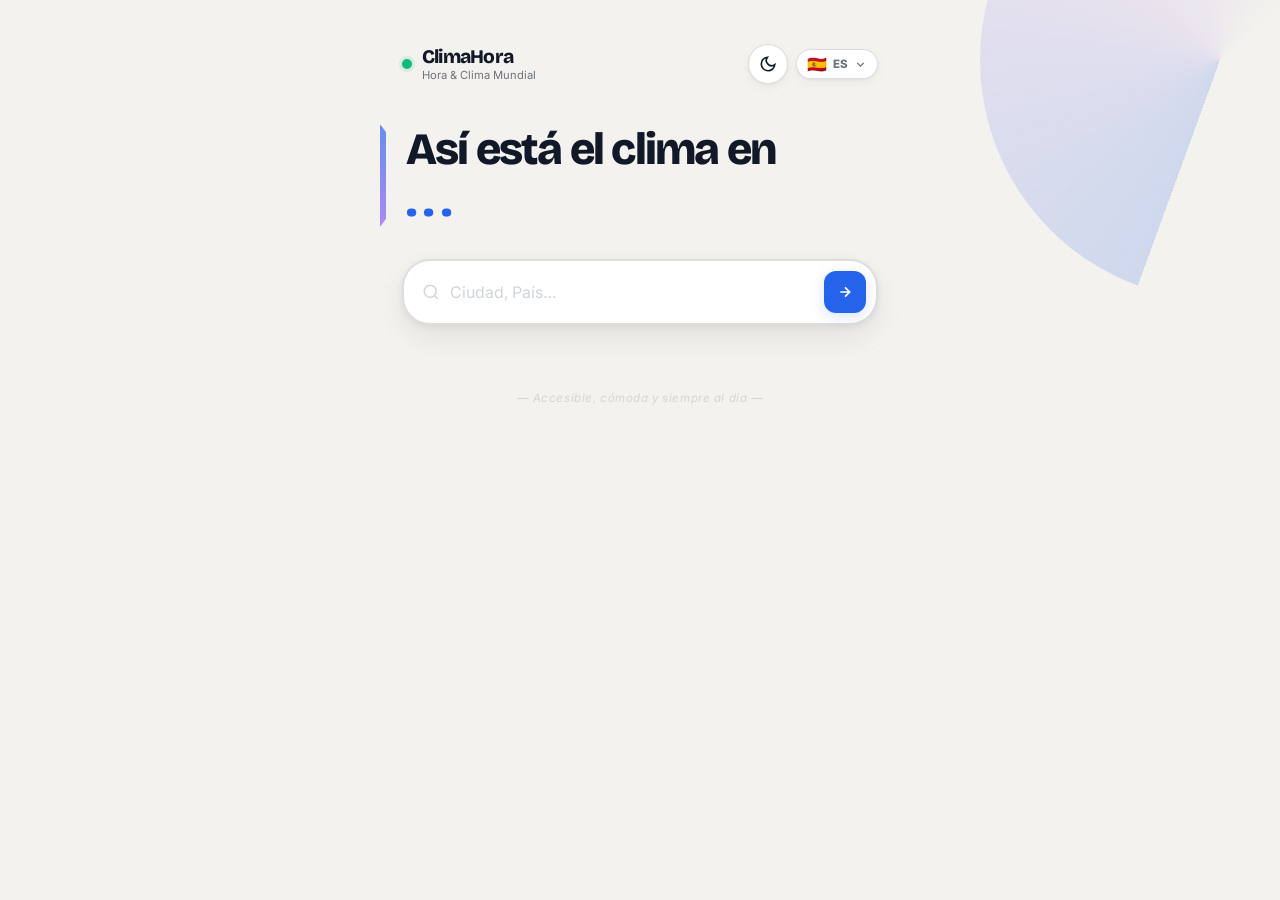
<file: index.html>
<!DOCTYPE html>
<html lang="es">
<head>
  <meta charset="UTF-8" />
  <meta name="viewport" content="width=device-width, initial-scale=1.0, viewport-fit=cover" />
  <title>ClimaHora — Hora y Clima Mundial</title>
  <link rel="preconnect" href="https://fonts.googleapis.com" />
  <link rel="preconnect" href="https://fonts.gstatic.com" crossorigin />
  <link href="https://fonts.googleapis.com/css2?family=Bricolage+Grotesque:opsz,wght@12..96,400;12..96,700;12..96,800&family=Inter:wght@300;400;500;600&display=swap" rel="stylesheet" />
  <link rel="stylesheet" href="./climahora.css" />

  <!-- ══ PWA META TAGS ══ -->
  <meta name="application-name" content="ClimaHora" />
  <meta name="description" content="Consulta el clima y la hora local de cualquier ciudad del mundo." />
  <meta name="theme-color" content="#2563eb" />
  <meta name="mobile-web-app-capable" content="yes" />
  <meta name="apple-mobile-web-app-capable" content="yes" />
  <meta name="apple-mobile-web-app-status-bar-style" content="default" />
  <meta name="apple-mobile-web-app-title" content="ClimaHora" />
  <link rel="apple-touch-icon" href="./icons/icon-192.png" />
  <link rel="manifest" href="./manifest.json" />
  <link rel="icon" href="data:image/svg+xml,<svg xmlns='http://www.w3.org/2000/svg' viewBox='0 0 100 100'><text y='.9em' font-size='90'>🌤️</text></svg>" />

  <style>
    body { padding-top: env(safe-area-inset-top); padding-bottom: env(safe-area-inset-bottom); padding-left: env(safe-area-inset-left); padding-right: env(safe-area-inset-right); }
    html.dark { background: #0d1117; }
  </style>
</head>
<body>

  <div class="app">

    <!-- HEADER -->
    <header class="header">
      <div class="brand">
        <div class="brand-pulse"></div>
        <div class="brand-text">
          <span class="brand-name">ClimaHora</span>
          <span class="brand-sub" id="brandSub">Hora &amp; Clima Mundial</span>
        </div>
      </div>

      <div class="header-controls">
        <!-- TOGGLE MODO OSCURO -->
        <button id="darkToggleBtn" class="dark-toggle-btn" aria-label="Activar modo oscuro" title="Modo oscuro">
          <svg viewBox="0 0 24 24" fill="none" stroke="currentColor" stroke-width="2.2" aria-hidden="true">
            <path d="M21 12.79A9 9 0 1 1 11.21 3a7 7 0 0 0 9.79 9.79z"/>
          </svg>
        </button>

        <!-- SELECTOR DE IDIOMA -->
        <div class="lang-selector">
          <button class="lang-btn" id="langBtn" onclick="toggleLangMenu()" aria-label="Seleccionar idioma">
            <span class="lang-flag">🇪🇸</span>
            <span class="lang-label">ES</span>
            <svg class="lang-chevron" viewBox="0 0 24 24" fill="none" stroke="currentColor" stroke-width="2.5">
              <polyline points="6 9 12 15 18 9"/>
            </svg>
          </button>
          <ul class="lang-menu" id="langMenu">
            <li class="lang-option lang-option--active" data-code="es" onclick="seleccionarIdioma('es')">
              <span class="lang-opt-flag">🇪🇸</span><span class="lang-opt-name">Español</span><span class="lang-opt-code">ES</span>
            </li>
            <li class="lang-option" data-code="en" onclick="seleccionarIdioma('en')">
              <span class="lang-opt-flag">🇺🇸</span><span class="lang-opt-name">English</span><span class="lang-opt-code">EN</span>
            </li>
            <li class="lang-option" data-code="fr" onclick="seleccionarIdioma('fr')">
              <span class="lang-opt-flag">🇫🇷</span><span class="lang-opt-name">Français</span><span class="lang-opt-code">FR</span>
            </li>
            <li class="lang-option" data-code="pt" onclick="seleccionarIdioma('pt')">
              <span class="lang-opt-flag">🇧🇷</span><span class="lang-opt-name">Português</span><span class="lang-opt-code">PT</span>
            </li>
            <li class="lang-option" data-code="zh" onclick="seleccionarIdioma('zh')">
              <span class="lang-opt-flag">🇨🇳</span><span class="lang-opt-name">中文</span><span class="lang-opt-code">ZH</span>
            </li>
          </ul>
        </div>
      </div>
    </header>

    <!-- HERO -->
    <div class="hero">
      <p class="hero-text">Así está el clima en<br><span class="hero-accent" id="heroCity">. . .</span></p>
    </div>

    <!-- BUSCADOR -->
    <div class="search-group">
      <div class="search-wrap" id="searchWrap">
        <svg class="search-ico" viewBox="0 0 24 24" fill="none" stroke="currentColor" stroke-width="2">
          <circle cx="11" cy="11" r="8"/><path d="m21 21-4.35-4.35"/>
        </svg>
        <input
          type="text"
          id="cityInput"
          class="search-input"
          placeholder="Ciudad, País…"
          autocomplete="off"
          spellcheck="false"
        />
        <button id="searchBtn" class="search-btn" aria-label="Buscar">
          <svg viewBox="0 0 24 24" fill="none" stroke="currentColor" stroke-width="2.5">
            <path d="M5 12h14M12 5l7 7-7 7"/>
          </svg>
        </button>
      </div>
      <ul class="autocomplete-list" id="autocompleteList"></ul>
    </div>

    <!-- ESTADO / ERROR -->
    <p id="estado" class="estado"></p>

    <!-- RESULTADO -->
    <div id="result" class="result-area"></div>

    <!-- HISTORIAL -->
    <div id="history" class="history-area"></div>

    <!-- TAGLINE -->
    <p class="tagline" id="tagline">— Accesible, cómoda y siempre al día —</p>

  </div>

  <!-- TEMPLATE RESULTADO -->
  <template id="tpl-result">
    <div class="card">
      <div class="card-top">
        <div class="flag-wrap" id="flagWrap">
          <img id="flagImg" class="flag-img" src="" alt="" />
        </div>
        <div class="card-location">
          <h2 class="card-city" id="cardCity"></h2>
          <span class="card-country" id="cardCountry"></span>
        </div>
        <span id="weatherEmoji" class="weather-emoji"></span>
      </div>

      <div class="temp-section">
        <div class="temp-block">
          <span class="temp-value" id="tempValue"></span>
          <div class="temp-unit-group">
            <span class="temp-unit" id="tempUnitLabel">°C</span>
            <button class="temp-unit-toggle" id="tempUnitToggle" aria-label="Cambiar unidad">°F</button>
          </div>
        </div>
        <div class="temp-meta">
          <span class="weather-desc" id="weatherDesc"></span>
          <span class="temp-feels" id="tempFeels"></span>
        </div>
      </div>

      <div class="stats-grid">
        <div class="stat-item">
          <span class="stat-icon">💧</span>
          <span class="stat-label" id="statHumidityLabel">Humedad</span>
          <span class="stat-value" id="statHumidityValue">—</span>
        </div>
        <div class="stat-item">
          <span class="stat-icon">💨</span>
          <span class="stat-label" id="statWindLabel">Viento</span>
          <span class="stat-value" id="statWindValue">—</span>
        </div>
        <div class="stat-item">
          <span class="stat-icon">🌡️</span>
          <span class="stat-label" id="statMinMaxLabel">Mín / Máx</span>
          <span class="stat-value" id="statMinMaxValue">—</span>
        </div>
        <div class="stat-item">
          <span class="stat-icon">☁️</span>
          <span class="stat-label" id="statCloudsLabel">Nubosidad</span>
          <span class="stat-value" id="statCloudsValue">—</span>
        </div>
      </div>

      <div class="sun-row">
        <div class="sun-item">
          <span class="sun-icon">🌅</span>
          <span class="sun-label" id="sunriseLabel">Amanecer</span>
          <span class="sun-value" id="sunriseValue">—</span>
        </div>
        <div class="sun-divider"></div>
        <div class="sun-item">
          <span class="sun-icon">🌇</span>
          <span class="sun-label" id="sunsetLabel">Atardecer</span>
          <span class="sun-value" id="sunsetValue">—</span>
        </div>
      </div>

      <div class="divider"></div>

      <div class="clock-section">
        <div class="clock-header">
          <div class="clock-label" id="clockLabel">Hora local</div>
          <button class="fmt-toggle-btn" id="fmtToggleBtn">12h</button>
        </div>
        <div class="clock-row">
          <div class="analog-clock" id="analogClock">
            <svg viewBox="0 0 100 100" class="clock-svg">
              <circle cx="50" cy="50" r="48" class="clock-face"/>
              <circle cx="50" cy="50" r="44" class="clock-inner"/>
              <g id="clockTicks"></g>
              <line id="hourHand"   x1="50" y1="50" x2="50" y2="24" class="hand hour-hand"/>
              <line id="minuteHand" x1="50" y1="50" x2="50" y2="16" class="hand minute-hand"/>
              <line id="secondHand" x1="50" y1="56" x2="50" y2="13" class="hand second-hand"/>
              <circle cx="50" cy="50" r="3.5" class="clock-center"/>
              <circle cx="50" cy="50" r="1.5" class="clock-center-dot"/>
            </svg>
          </div>
          <div class="digital-block">
            <div class="digital-time" id="digitalTime"></div>
            <div class="digital-ampm" id="digitalAmpm"></div>
            <div class="digital-date" id="digitalDate"></div>
          </div>
        </div>
      </div>

      <div class="divider"></div>

      <div class="map-section">
        <div class="map-header">
          <svg viewBox="0 0 24 24" fill="none" stroke="currentColor" stroke-width="2">
            <path d="M12 2C8.13 2 5 5.13 5 9c0 5.25 7 13 7 13s7-7.75 7-13c0-3.87-3.13-7-7-7z"/>
            <circle cx="12" cy="9" r="2.5"/>
          </svg>
          <span class="map-label" id="mapLabel">Ubicación</span>
        </div>
        <div class="map-wrap">
          <iframe id="mapFrame" class="map-frame" loading="lazy" allowfullscreen referrerpolicy="no-referrer-when-downgrade"></iframe>
        </div>
        <a id="mapLink" class="map-open-btn" target="_blank" rel="noopener noreferrer">
          <svg viewBox="0 0 24 24" fill="none" stroke="currentColor" stroke-width="2">
            <path d="M18 13v6a2 2 0 0 1-2 2H5a2 2 0 0 1-2-2V8a2 2 0 0 1 2-2h6"/>
            <polyline points="15 3 21 3 21 9"/><line x1="10" y1="14" x2="21" y2="3"/>
          </svg>
          <span id="mapLinkText">Ver en OpenStreetMap</span>
        </a>
      </div>
    </div>
  </template>

  <!-- TEMPLATE HISTORIAL -->
  <template id="tpl-history">
    <div class="history-section">
      <div class="history-header">
        <span class="history-title">
          <svg viewBox="0 0 24 24" fill="none" stroke="currentColor" stroke-width="2">
            <path d="M12 8v4l3 3"/><circle cx="12" cy="12" r="9"/>
          </svg>
          <span id="historyTitle">Recientes</span>
        </span>
        <button id="clearHistory" class="clear-btn">Limpiar</button>
      </div>
      <ul class="history-list" id="historyList"></ul>
    </div>
  </template>

  <script src="./climahora.js"></script>

  <!-- ══ SERVICE WORKER ══ -->
  <script>
    if ("serviceWorker" in navigator) {
      window.addEventListener("load", () => {
        navigator.serviceWorker.register("./sw.js")
          .then(r => console.log("[ClimaHora PWA] SW:", r.scope))
          .catch(e => console.warn("[ClimaHora PWA] SW error:", e));
      });
    }
  </script>

</body>
</html>
</file>
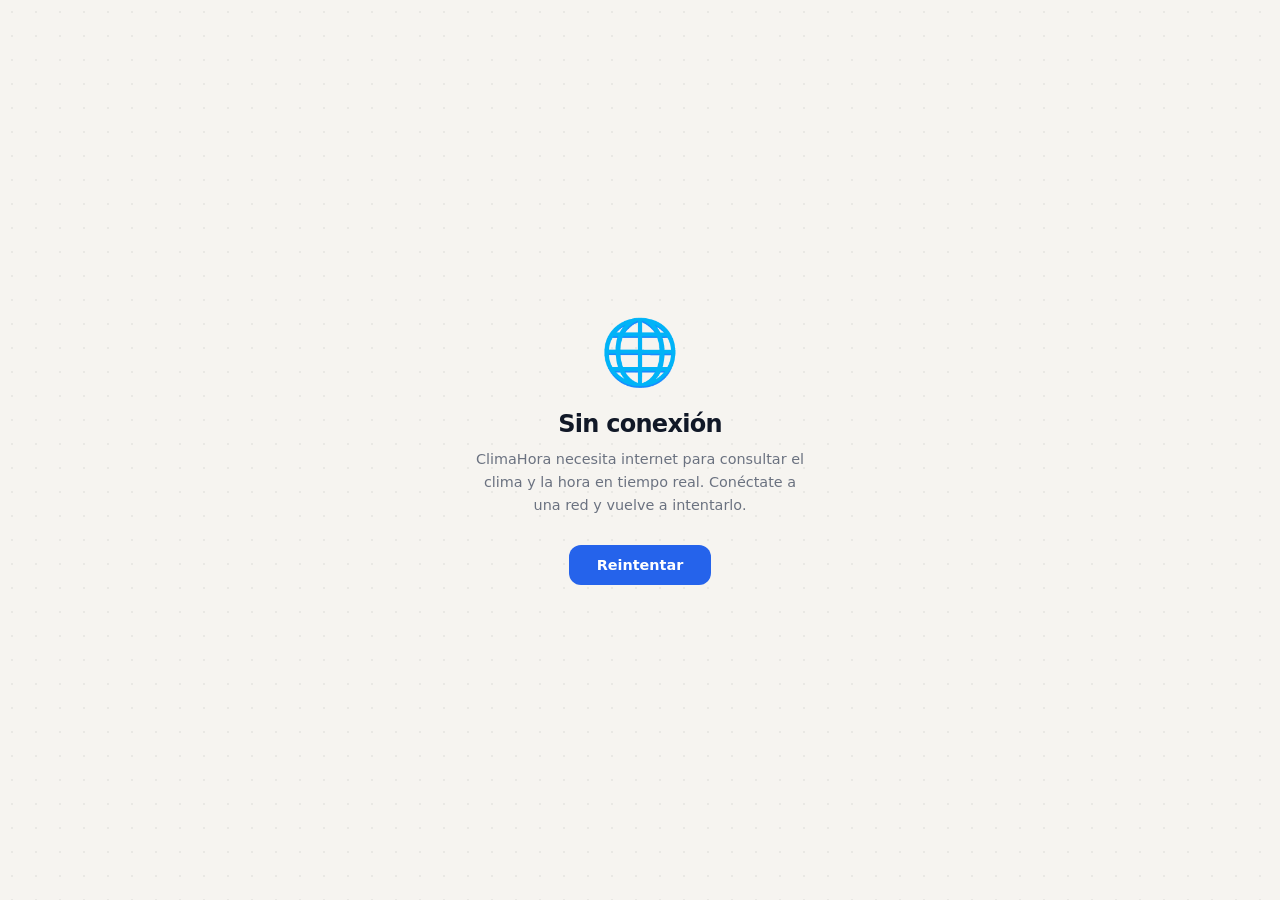
<file: offline.html>
<!DOCTYPE html>
<html lang="es">
<head>
  <meta charset="UTF-8" />
  <meta name="viewport" content="width=device-width, initial-scale=1.0" />
  <title>ClimaHora — Sin conexión</title>
  <style>
    *, *::before, *::after { box-sizing: border-box; margin: 0; padding: 0; }
    body {
      font-family: 'Inter', system-ui, sans-serif;
      background: #f6f4f0;
      display: flex;
      align-items: center;
      justify-content: center;
      min-height: 100vh;
      padding: 24px;
      background-image: radial-gradient(rgba(0,0,0,0.05) 1px, transparent 1px);
      background-size: 24px 24px;
    }
    .container {
      text-align: center;
      max-width: 340px;
    }
    .icon {
      font-size: 4rem;
      margin-bottom: 20px;
      display: block;
      animation: float 3s ease-in-out infinite;
    }
    h1 {
      font-family: system-ui, sans-serif;
      font-size: 1.5rem;
      font-weight: 800;
      color: #111827;
      letter-spacing: -0.03em;
      margin-bottom: 10px;
    }
    p {
      font-size: 0.9rem;
      color: #6b7280;
      line-height: 1.6;
      margin-bottom: 28px;
    }
    .btn {
      display: inline-block;
      background: #2563eb;
      color: #fff;
      font-size: 0.9rem;
      font-weight: 600;
      padding: 12px 28px;
      border-radius: 12px;
      border: none;
      cursor: pointer;
      text-decoration: none;
      transition: background 0.15s;
    }
    .btn:hover { background: #1d4ed8; }
    @keyframes float {
      0%, 100% { transform: translateY(0); }
      50%       { transform: translateY(-10px); }
    }
  </style>
</head>
<body>
  <div class="container">
    <span class="icon">🌐</span>
    <h1>Sin conexión</h1>
    <p>ClimaHora necesita internet para consultar el clima y la hora en tiempo real. Conéctate a una red y vuelve a intentarlo.</p>
    <a class="btn" href="./index.html">Reintentar</a>
  </div>
</body>
</html>
</file>
<file: climahora.css>
/* ══════════════════════════════════════════
   CLIMAHORA — CSS  v4
   Diseño geométrico moderno · Dark mode nativo
   ══════════════════════════════════════════ */

@import url('https://fonts.googleapis.com/css2?family=Bricolage+Grotesque:opsz,wght@12..96,400;12..96,700;12..96,800&family=Inter:wght@300;400;500;600&display=swap');

/* ══════════════════════════════════════════
   VARIABLES — LIGHT
   ══════════════════════════════════════════ */
:root {
  --bg:         #f4f2ee;
  --surface:    #ffffff;
  --surface-2:  #efece6;
  --surface-3:  #e5e0d8;

  --border:     rgba(0,0,0,0.07);
  --border-2:   rgba(0,0,0,0.13);

  --blue:       #2563eb;
  --blue-2:     #1d4ed8;
  --blue-light: #eff6ff;
  --blue-glow:  rgba(37,99,235,0.18);

  --orange:     #f97316;
  --orange-dim: rgba(249,115,22,0.10);

  --green:      #10b981;
  --green-dim:  rgba(16,185,129,0.12);

  --purple:     #8b5cf6;
  --purple-dim: rgba(139,92,246,0.10);

  --red:        #ef4444;

  --text:       #111827;
  --text-2:     #6b7280;
  --text-3:     #d1d5db;

  --r-xl:  28px;
  --r-lg:  16px;
  --r-md:  12px;
  --r-sm:  8px;
  --ease:  cubic-bezier(0.4, 0, 0.2, 1);
  --spring: cubic-bezier(0.34, 1.56, 0.64, 1);

  --shadow-sm: 0 1px 3px rgba(0,0,0,0.06),  0 4px 12px rgba(0,0,0,0.04);
  --shadow-md: 0 2px 8px rgba(0,0,0,0.07),  0 12px 28px rgba(0,0,0,0.07);
  --shadow-lg: 0 4px 16px rgba(0,0,0,0.08), 0 24px 56px rgba(0,0,0,0.10);

  /* Geometría decorativa */
  --geo-size: 480px;
}

/* ══════════════════════════════════════════
   VARIABLES — DARK
   ══════════════════════════════════════════ */
html.dark {
  --bg:         #0d1117;
  --surface:    #161b22;
  --surface-2:  #21262d;
  --surface-3:  #2d333b;

  --border:     rgba(255,255,255,0.06);
  --border-2:   rgba(255,255,255,0.12);

  --blue-light: rgba(37,99,235,0.15);
  --blue-glow:  rgba(37,99,235,0.28);
  --orange-dim: rgba(249,115,22,0.12);
  --green-dim:  rgba(16,185,129,0.12);
  --purple-dim: rgba(139,92,246,0.12);

  --text:   #e6edf3;
  --text-2: #7d8590;
  --text-3: #3d444d;

  --shadow-sm: 0 1px 3px rgba(0,0,0,0.3),  0 4px 12px rgba(0,0,0,0.2);
  --shadow-md: 0 2px 8px rgba(0,0,0,0.35), 0 12px 28px rgba(0,0,0,0.3);
  --shadow-lg: 0 4px 16px rgba(0,0,0,0.4), 0 24px 56px rgba(0,0,0,0.4);
}

/* ══════════════════════════════════════════
   RESET
   ══════════════════════════════════════════ */
*, *::before, *::after { box-sizing: border-box; margin: 0; padding: 0; }
html { scroll-behavior: smooth; }
a    { text-decoration: none; }

/* ══════════════════════════════════════════
   BODY — FONDO GEOMÉTRICO
   ══════════════════════════════════════════ */
body {
  font-family: 'Inter', system-ui, sans-serif;
  background: var(--bg);
  color: var(--text);
  min-height: 100vh;
  -webkit-font-smoothing: antialiased;
  position: relative;
  overflow-x: hidden;
}

/* Patrón geométrico de fondo: rejilla de diamantes */
body::before {
  content: '';
  position: fixed;
  inset: 0;
  pointer-events: none;
  z-index: 0;
  background-image:
    linear-gradient(45deg, var(--border) 1px, transparent 1px),
    linear-gradient(-45deg, var(--border) 1px, transparent 1px);
  background-size: 32px 32px;
  background-position: 0 0, 16px 0;
  opacity: 0.6;
}

/* Orbe de color geométrico: círculo grande decorativo */
body::after {
  content: '';
  position: fixed;
  top: -180px;
  right: -180px;
  width: var(--geo-size);
  height: var(--geo-size);
  border-radius: 50%;
  background: conic-gradient(from 200deg, var(--blue-glow), var(--purple-dim), transparent 60%);
  pointer-events: none;
  z-index: 0;
  animation: orbRotate 20s linear infinite;
}

html.dark body::after {
  background: conic-gradient(from 200deg, rgba(37,99,235,0.12), rgba(139,92,246,0.08), transparent 60%);
}

/* ══════════════════════════════════════════
   APP
   ══════════════════════════════════════════ */
.app {
  max-width: 520px;
  margin: 0 auto;
  padding: 44px 22px 100px;
  animation: fadeUp 0.5s var(--ease) both;
  position: relative;
  z-index: 1;
}

/* ══════════════════════════════════════════
   HEADER
   ══════════════════════════════════════════ */
.header {
  display: flex;
  align-items: center;
  justify-content: space-between;
  margin-bottom: 40px;
}

.brand { display: flex; align-items: center; gap: 10px; }

.brand-pulse {
  width: 10px;
  height: 10px;
  border-radius: 50%;
  background: var(--green);
  box-shadow: 0 0 0 3px var(--green-dim);
  animation: livePulse 2s ease-in-out infinite;
  flex-shrink: 0;
}

.brand-text { display: flex; flex-direction: column; gap: 1px; }

.brand-name {
  font-family: 'Bricolage Grotesque', sans-serif;
  font-size: 1.2rem;
  font-weight: 800;
  letter-spacing: -0.04em;
  color: var(--text);
  line-height: 1.1;
}

.brand-sub { font-size: 0.7rem; color: var(--text-2); font-weight: 400; }

/* Controles header */
.header-controls { display: flex; align-items: center; gap: 8px; }

/* ── Botón modo oscuro ── */
.dark-toggle-btn {
  width: 40px;
  height: 40px;
  border-radius: 50%;
  border: 1.5px solid var(--border-2);
  background: var(--surface);
  color: var(--text);
  display: flex;
  align-items: center;
  justify-content: center;
  cursor: pointer;
  transition: background 0.2s, border-color 0.2s, transform 0.15s, box-shadow 0.15s;
  box-shadow: var(--shadow-sm);
  flex-shrink: 0;
}
.dark-toggle-btn svg { width: 18px; height: 18px; transition: transform 0.35s var(--spring); }
.dark-toggle-btn:hover { background: var(--blue-light); border-color: var(--blue); color: var(--blue); transform: scale(1.1); box-shadow: 0 0 0 4px var(--blue-glow); }
.dark-toggle-btn:active { transform: scale(0.92); }
.dark-toggle-btn:focus-visible { outline: 2.5px solid var(--blue); outline-offset: 2px; }

/* ── Selector de idioma ── */
.lang-selector { position: relative; flex-shrink: 0; }

.lang-btn {
  display: flex;
  align-items: center;
  gap: 5px;
  background: var(--surface);
  border: 1.5px solid var(--border-2);
  border-radius: 99px;
  padding: 6px 10px;
  cursor: pointer;
  font-family: 'Inter', sans-serif;
  font-size: 0.75rem;
  font-weight: 700;
  color: var(--text-2);
  letter-spacing: 0.04em;
  box-shadow: var(--shadow-sm);
  transition: all 0.15s var(--ease);
  user-select: none;
}
.lang-btn:hover { border-color: var(--blue); color: var(--blue); background: var(--blue-light); }
.lang-flag { font-size: 1rem; line-height: 1; }
.lang-label { font-size: 0.72rem; font-weight: 800; letter-spacing: 0.06em; }
.lang-chevron { width: 13px; height: 13px; transition: transform 0.2s var(--ease); flex-shrink: 0; }
.lang-selector:has(.lang-menu.open) .lang-chevron { transform: rotate(180deg); }

.lang-menu {
  display: none;
  position: absolute;
  top: calc(100% + 8px);
  right: 0;
  background: var(--surface);
  border: 1.5px solid var(--border-2);
  border-radius: var(--r-lg);
  box-shadow: var(--shadow-lg);
  list-style: none;
  min-width: 170px;
  z-index: 200;
  overflow: hidden;
  animation: dropIn 0.18s var(--spring) both;
}
.lang-menu.open { display: block; }

.lang-option { display: flex; align-items: center; gap: 10px; padding: 11px 16px; cursor: pointer; transition: background 0.1s; border-bottom: 1px solid var(--border); }
.lang-option:last-child { border-bottom: none; }
.lang-option:hover { background: var(--blue-light); }
.lang-option--active { background: var(--blue-light); border-left: 3px solid var(--blue); padding-left: 13px; }
.lang-opt-flag { font-size: 1.1rem; flex-shrink: 0; }
.lang-opt-name { flex: 1; font-size: 0.88rem; font-weight: 500; color: var(--text); }
.lang-opt-code { font-size: 0.68rem; font-weight: 700; letter-spacing: 0.08em; color: var(--text-2); background: var(--surface-2); padding: 2px 7px; border-radius: 99px; }

/* ══════════════════════════════════════════
   HERO — Con acento geométrico diagonal
   ══════════════════════════════════════════ */
.hero {
  margin-bottom: 32px;
  position: relative;
}

/* Triángulo decorativo detrás del hero */
.hero::before {
  content: '';
  position: absolute;
  left: -22px;
  top: 0;
  width: 6px;
  height: 100%;
  background: linear-gradient(180deg, var(--blue), var(--purple));
  clip-path: polygon(0 0, 100% 8%, 100% 92%, 0 100%);
  border-radius: 2px;
  opacity: 0.7;
}

.hero-text {
  font-family: 'Bricolage Grotesque', sans-serif;
  font-size: clamp(1.9rem, 6vw, 2.8rem);
  font-weight: 800;
  line-height: 1.15;
  letter-spacing: -0.04em;
  color: var(--text);
  padding-left: 4px;
}

.hero-accent {
  display: inline-block;
  color: var(--blue);
  position: relative;
  transition: color 0.4s var(--ease);
}

/* ══════════════════════════════════════════
   BUSCADOR
   ══════════════════════════════════════════ */
.search-group { position: relative; margin-bottom: 10px; }

.search-wrap {
  display: flex;
  align-items: center;
  gap: 10px;
  background: var(--surface);
  border: 2px solid var(--border-2);
  border-radius: var(--r-xl);
  padding: 10px 10px 10px 18px;
  box-shadow: var(--shadow-md);
  transition: border-color 0.2s var(--ease), box-shadow 0.2s, transform 0.15s;
}
.search-wrap:focus-within {
  border-color: var(--blue);
  box-shadow: 0 0 0 4px var(--blue-glow), var(--shadow-md);
  transform: translateY(-1px);
}

.search-ico { width: 18px; height: 18px; color: var(--text-3); flex-shrink: 0; transition: color 0.2s, transform 0.3s var(--spring); }
.search-wrap:focus-within .search-ico { color: var(--blue); transform: scale(1.1); }

.search-input {
  flex: 1;
  background: none;
  border: none;
  outline: none;
  font-family: 'Inter', sans-serif;
  font-size: 1rem;
  font-weight: 500;
  color: var(--text);
  min-width: 0;
}
.search-input::placeholder { color: var(--text-3); font-weight: 400; }

.search-btn {
  width: 42px; height: 42px;
  display: flex; align-items: center; justify-content: center;
  background: var(--blue); color: #fff;
  border: none; border-radius: var(--r-md);
  cursor: pointer;
  box-shadow: 0 4px 14px var(--blue-glow);
  transition: background 0.15s, transform 0.15s var(--spring), box-shadow 0.2s;
  flex-shrink: 0;
}
.search-btn svg { width: 16px; height: 16px; transition: transform 0.2s var(--ease); }
.search-btn:hover { background: var(--blue-2); box-shadow: 0 6px 22px rgba(37,99,235,0.3); }
.search-btn:hover svg { transform: translateX(2px); }
.search-btn:active { transform: scale(0.92); }
.search-btn:disabled { opacity: 0.4; cursor: not-allowed; transform: none; }

/* ── AUTOCOMPLETE ── */
.autocomplete-list {
  position: absolute;
  top: calc(100% + 6px);
  left: 0; right: 0;
  background: var(--surface);
  border: 1.5px solid var(--border-2);
  border-radius: var(--r-lg);
  box-shadow: var(--shadow-lg);
  list-style: none;
  z-index: 100;
  overflow: hidden;
  display: none;
  animation: dropIn 0.2s var(--spring) both;
}
.autocomplete-list.open { display: block; }

.autocomplete-item {
  display: flex;
  align-items: center;
  gap: 10px;
  padding: 10px 14px;
  cursor: pointer;
  transition: background 0.1s;
  border-bottom: 1px solid var(--border);
  animation: fadeUp 0.15s var(--ease) both;
  position: relative;
}
.autocomplete-item:last-child { border-bottom: none; }
.autocomplete-item:hover,
.autocomplete-item.ac-active { background: var(--blue-light); }
.autocomplete-item:hover .ac-icon { color: var(--blue); }

.ac-icon { width: 15px; height: 15px; color: var(--text-3); flex-shrink: 0; transition: color 0.15s; }

.ac-text { display: flex; flex-direction: column; gap: 2px; min-width: 0; flex: 1; }
.ac-city { font-size: 0.9rem; font-weight: 600; color: var(--text); white-space: nowrap; overflow: hidden; text-overflow: ellipsis; }
.ac-state { font-weight: 400; color: var(--text-2); font-size: 0.85em; }
.ac-country-full { font-size: 0.76rem; color: var(--text-2); white-space: nowrap; overflow: hidden; text-overflow: ellipsis; }

/* Badge especial RD en el autocomplete */
.ac-rd-badge {
  font-size: 0.65rem;
  font-weight: 700;
  letter-spacing: 0.04em;
  color: #fff;
  background: linear-gradient(135deg, #002D62, #CF142B);
  padding: 2px 8px;
  border-radius: 99px;
  flex-shrink: 0;
  white-space: nowrap;
}

/* ── Estado / error ── */
.estado { font-size: 0.82rem; color: var(--text-2); min-height: 1.2em; padding-left: 4px; margin-bottom: 6px; transition: color 0.2s; }
.estado.error { color: var(--red); font-weight: 500; }

/* ── Loading ── */
.loading-msg { text-align: center; padding: 48px 0; display: flex; flex-direction: column; align-items: center; gap: 14px; }
.loading-spinner { width: 36px; height: 36px; border: 3px solid var(--border-2); border-top-color: var(--blue); border-radius: 50%; animation: spin 0.7s linear infinite; }
.loading-text { font-size: 0.85rem; color: var(--text-2); font-weight: 500; }

/* ══════════════════════════════════════════
   CARD — Diseño geométrico
   ══════════════════════════════════════════ */
.card {
  background: var(--surface);
  border: 1.5px solid var(--border-2);
  border-radius: var(--r-xl);
  padding: 28px;
  margin-top: 16px;
  box-shadow: var(--shadow-lg);
  animation: cardBounceIn 0.5s var(--spring) both;
  position: relative;
  overflow: hidden;
}

/* Franja superior animada */
.card::before {
  content: '';
  position: absolute;
  top: 0; left: 0; right: 0;
  height: 4px;
  background: linear-gradient(90deg, var(--blue), var(--purple), var(--orange), var(--blue));
  background-size: 300% 100%;
  animation: gradientSlide 5s linear infinite;
}

/* Forma geométrica decorativa: rombo en la esquina */
.card::after {
  content: '';
  position: absolute;
  top: -60px;
  right: -60px;
  width: 180px;
  height: 180px;
  background: conic-gradient(from 45deg, var(--blue-glow) 0deg, transparent 90deg, var(--purple-dim) 180deg, transparent 270deg);
  transform: rotate(45deg);
  border-radius: 24px;
  pointer-events: none;
  opacity: 0.6;
}

/* ── Card top ── */
.card-top {
  display: flex;
  align-items: center;
  gap: 14px;
  margin-bottom: 20px;
}

/* Bandera */
.flag-wrap {
  width: 52px; height: 52px;
  border-radius: 14px;
  overflow: hidden;
  flex-shrink: 0;
  border: 1.5px solid var(--border-2);
  background: var(--surface-2);
  display: flex; align-items: center; justify-content: center;
  opacity: 0;
  transform: scale(0.5) rotate(-12deg);
  box-shadow: var(--shadow-sm);
}
.flag-wrap.visible { animation: flagPop 0.6s var(--spring) forwards; }
.flag-img { width: 100%; height: 100%; object-fit: cover; }

.card-location { flex: 1; min-width: 0; }

.card-city {
  font-family: 'Bricolage Grotesque', sans-serif;
  font-size: 1.35rem;
  font-weight: 800;
  letter-spacing: -0.03em;
  color: var(--text);
  white-space: nowrap;
  overflow: hidden;
  text-overflow: ellipsis;
}
.card-country { font-size: 0.78rem; color: var(--text-2); display: block; margin-top: 2px; }

/* Badge RD en la card de resultado */
.card-rd-badge {
  display: inline-flex;
  align-items: center;
  font-size: 0.65rem;
  font-weight: 700;
  color: #fff;
  background: linear-gradient(135deg, #002D62 0%, #CF142B 100%);
  padding: 2px 9px;
  border-radius: 99px;
  margin-top: 4px;
  letter-spacing: 0.04em;
}

.weather-emoji {
  font-size: 2.6rem;
  line-height: 1;
  animation: emojiBounce 0.6s var(--spring) both 0.1s;
  display: block;
  filter: drop-shadow(0 4px 8px rgba(0,0,0,0.12));
}

/* ── Temperatura ── */
.temp-section {
  display: flex;
  align-items: center;
  justify-content: space-between;
  gap: 12px;
  margin-bottom: 18px;
  padding: 18px;
  background: var(--surface-2);
  border-radius: var(--r-lg);
  border: 1px solid var(--border);
  /* Línea diagonal decorativa */
  position: relative;
  overflow: hidden;
}

/* Acento diagonal geométrico en temperatura */
.temp-section::before {
  content: '';
  position: absolute;
  bottom: 0; right: 0;
  width: 80px; height: 80px;
  background: linear-gradient(225deg, var(--blue-light) 0%, transparent 70%);
  clip-path: polygon(100% 0, 100% 100%, 0 100%);
  pointer-events: none;
}

.temp-block {
  display: flex;
  align-items: flex-start;
  gap: 2px;
  line-height: 1;
  animation: tempSlideIn 0.5s var(--spring) both 0.15s;
}

.temp-value {
  font-family: 'Bricolage Grotesque', sans-serif;
  font-size: 3.6rem;
  font-weight: 800;
  letter-spacing: -0.05em;
  color: var(--text);
}

.temp-unit-group { display: flex; flex-direction: column; align-items: flex-start; gap: 4px; margin-top: 8px; }
.temp-unit { font-size: 1.3rem; color: var(--text-2); font-weight: 400; }

/* Botón °C/°F — con vida */
.temp-unit-toggle {
  background: var(--blue-light);
  border: 1.5px solid rgba(37,99,235,0.25);
  border-radius: 8px;
  padding: 3px 9px;
  font-family: 'Inter', sans-serif;
  font-size: 0.7rem;
  font-weight: 700;
  color: var(--blue);
  cursor: pointer;
  letter-spacing: 0.04em;
  transition: all 0.15s var(--ease);
  box-shadow: 0 2px 6px rgba(37,99,235,0.15);
  position: relative; overflow: hidden;
}
.temp-unit-toggle:hover { background: #dbeafe; transform: scale(1.08) translateY(-1px); box-shadow: 0 4px 14px rgba(37,99,235,0.25); }
.temp-unit-toggle:active { transform: scale(0.92) translateY(1px); }
.temp-unit-toggle:focus-visible { outline: 2.5px solid var(--blue); outline-offset: 2px; }

.temp-meta { display: flex; flex-direction: column; align-items: flex-end; gap: 4px; }
.weather-desc { font-size: 0.9rem; color: var(--text-2); text-transform: capitalize; text-align: right; }
.temp-feels { font-size: 0.78rem; color: var(--text-3); text-align: right; }

/* ══════════════════════════════════════════
   STATS GRID — Geométrico con líneas de acento
   ══════════════════════════════════════════ */
.stats-grid {
  display: grid;
  grid-template-columns: 1fr 1fr;
  gap: 9px;
  margin-bottom: 9px;
  animation: fadeUp 0.45s var(--ease) both 0.1s;
}

.stat-item {
  background: var(--surface-2);
  border-radius: var(--r-md);
  padding: 14px 15px;
  display: flex;
  flex-direction: column;
  gap: 3px;
  border: 1px solid var(--border);
  transition: background 0.15s, transform 0.15s, box-shadow 0.15s;
  cursor: default;
  position: relative;
  overflow: hidden;
}

/* Línea de acento izquierda en cada stat */
.stat-item::before {
  content: '';
  position: absolute;
  left: 0; top: 20%; bottom: 20%;
  width: 3px;
  border-radius: 0 2px 2px 0;
  background: var(--blue);
  opacity: 0;
  transition: opacity 0.2s, transform 0.2s;
  transform: scaleY(0);
}
.stat-item:hover::before { opacity: 1; transform: scaleY(1); }
.stat-item:hover { background: var(--blue-light); transform: translateY(-2px); box-shadow: var(--shadow-sm); }

.stat-icon { font-size: 1rem; line-height: 1; margin-bottom: 1px; }
.stat-label { font-size: 0.63rem; font-weight: 700; letter-spacing: 0.09em; text-transform: uppercase; color: var(--text-2); }
.stat-value { font-family: 'Bricolage Grotesque', sans-serif; font-size: 1.08rem; font-weight: 800; color: var(--text); letter-spacing: -0.03em; }

/* ══════════════════════════════════════════
   SOL — Amanecer / Atardecer
   ══════════════════════════════════════════ */
.sun-row {
  display: flex;
  align-items: stretch;
  background: var(--surface-2);
  border-radius: var(--r-md);
  border: 1px solid var(--border);
  overflow: hidden;
  margin-bottom: 4px;
  animation: fadeUp 0.45s var(--ease) both 0.15s;
}
.sun-item { flex: 1; display: flex; flex-direction: column; align-items: center; gap: 3px; padding: 14px 10px; transition: background 0.15s; cursor: default; }
.sun-item:hover { background: var(--orange-dim); }
.sun-divider { width: 1px; background: var(--border-2); margin: 10px 0; flex-shrink: 0; }
.sun-icon { font-size: 1.25rem; }
.sun-label { font-size: 0.63rem; font-weight: 700; letter-spacing: 0.09em; text-transform: uppercase; color: var(--text-2); }
.sun-value { font-family: 'Bricolage Grotesque', sans-serif; font-size: 1.05rem; font-weight: 800; color: var(--text); letter-spacing: -0.03em; }

.divider { height: 1px; background: var(--border); margin: 18px 0; }

/* ══════════════════════════════════════════
   RELOJ — Con fondo geométrico
   ══════════════════════════════════════════ */
.clock-section {
  position: relative;
  padding: 20px;
  background: var(--surface-2);
  border-radius: var(--r-lg);
  border: 1px solid var(--border);
  overflow: hidden;
}

/* Hexágono decorativo detrás del reloj */
.clock-section::before {
  content: '';
  position: absolute;
  right: -30px;
  top: 50%;
  transform: translateY(-50%) rotate(30deg);
  width: 140px;
  height: 140px;
  background: var(--blue-glow);
  clip-path: polygon(50% 0%, 100% 25%, 100% 75%, 50% 100%, 0% 75%, 0% 25%);
  pointer-events: none;
  opacity: 0.4;
}

.clock-header { display: flex; align-items: center; justify-content: space-between; margin-bottom: 16px; }
.clock-label { font-size: 0.7rem; font-weight: 700; letter-spacing: 0.1em; text-transform: uppercase; color: var(--text-2); }

/* Botón 12h/24h — con vida */
.fmt-toggle-btn {
  background: var(--surface);
  border: 1.5px solid var(--border-2);
  border-radius: 99px;
  padding: 4px 14px;
  font-family: 'Inter', sans-serif;
  font-size: 0.72rem;
  font-weight: 700;
  color: var(--text-2);
  cursor: pointer;
  letter-spacing: 0.05em;
  transition: all 0.15s var(--ease);
  box-shadow: 0 1px 4px rgba(0,0,0,0.08);
}
.fmt-toggle-btn:hover { background: var(--blue-light); border-color: var(--blue); color: var(--blue); transform: scale(1.06) translateY(-1px); box-shadow: 0 4px 12px rgba(37,99,235,0.18); }
.fmt-toggle-btn:active { transform: scale(0.93) translateY(1px); }
.fmt-toggle-btn:focus-visible { outline: 2.5px solid var(--blue); outline-offset: 2px; }

.clock-row { display: flex; align-items: center; gap: 24px; }

.analog-clock { width: 100px; height: 100px; flex-shrink: 0; animation: clockSpin 0.6s var(--spring) both 0.2s; filter: drop-shadow(0 4px 14px rgba(0,0,0,0.1)); }
.clock-svg { width: 100%; height: 100%; overflow: visible; }

.clock-face  { fill: var(--surface); stroke: var(--border-2); stroke-width: 1.5; }
.clock-inner { fill: none; stroke: rgba(37,99,235,0.06); stroke-width: 1; }

html.dark .clock-face  { fill: var(--surface-2); }
html.dark .clock-inner { fill: var(--surface); stroke: none; }

.clock-tick       { stroke: #cbd5e1; stroke-linecap: round; }
.clock-tick-major { stroke: #94a3b8; stroke-width: 2.5; }
html.dark .clock-tick       { stroke: var(--text-3); }
html.dark .clock-tick-major { stroke: var(--text-2); }

.hand { stroke-linecap: round; transform-origin: 50px 50px; }
.hour-hand   { stroke: var(--text); stroke-width: 4; transition: transform 0.4s cubic-bezier(0.4,2,0.55,0.44); }
.minute-hand { stroke: var(--blue); stroke-width: 2.5; transition: transform 0.4s cubic-bezier(0.4,2,0.55,0.44); }
.second-hand { stroke: var(--orange); stroke-width: 1.5; transition: transform 0.2s linear; }
.clock-center     { fill: var(--surface); stroke: var(--text); stroke-width: 1.5; }
.clock-center-dot { fill: var(--orange); }

.digital-block { display: flex; flex-direction: column; gap: 2px; }
.digital-time { font-family: 'Bricolage Grotesque', sans-serif; font-size: 2.2rem; font-weight: 800; letter-spacing: -0.04em; color: var(--text); line-height: 1; }
.digital-ampm { display: inline-block; margin-top: 6px; font-size: 0.7rem; font-weight: 700; letter-spacing: 0.1em; color: var(--blue); background: var(--blue-light); padding: 3px 10px; border-radius: 99px; border: 1px solid rgba(37,99,235,0.15); align-self: flex-start; }
.digital-date { font-size: 0.75rem; color: var(--text-2); margin-top: 8px; text-transform: capitalize; }

/* ══════════════════════════════════════════
   MAPA — Con máscara geométrica
   ══════════════════════════════════════════ */
.map-header { display: flex; align-items: center; gap: 6px; margin-bottom: 12px; }
.map-header svg { width: 14px; height: 14px; color: var(--orange); flex-shrink: 0; }
.map-label { font-size: 0.7rem; font-weight: 700; letter-spacing: 0.1em; text-transform: uppercase; color: var(--text-2); }

.map-wrap {
  border-radius: var(--r-lg);
  overflow: hidden;
  border: 1.5px solid var(--border-2);
  box-shadow: var(--shadow-md);
  position: relative;
  background: var(--surface-2);
}
.map-wrap::before {
  content: '';
  position: absolute;
  inset: 0;
  background: linear-gradient(90deg, var(--surface-2) 25%, var(--surface-3) 50%, var(--surface-2) 75%);
  background-size: 200% 100%;
  animation: shimmer 1.5s infinite;
  z-index: 0;
}
.map-frame { display: block; width: 100%; height: 220px; border: none; position: relative; z-index: 1; filter: saturate(0.95) contrast(1.05); transition: filter 0.3s; }
.map-frame:hover { filter: saturate(1.15) contrast(1.06); }

.map-open-btn { display: inline-flex; align-items: center; gap: 6px; margin-top: 10px; font-size: 0.78rem; font-weight: 600; color: var(--blue); padding: 6px 13px; border-radius: var(--r-sm); background: var(--blue-light); border: 1px solid rgba(37,99,235,0.15); transition: all 0.15s var(--ease); }
.map-open-btn svg { width: 12px; height: 12px; }
.map-open-btn:hover { background: #dbeafe; border-color: var(--blue); gap: 9px; }

/* ══════════════════════════════════════════
   HISTORIAL — Con línea diagonal geométrica
   ══════════════════════════════════════════ */
.history-section {
  margin-top: 28px;
  border-top: 1px solid var(--border);
  padding-top: 22px;
  animation: fadeUp 0.4s var(--ease) both;
}
.history-header { display: flex; align-items: center; justify-content: space-between; margin-bottom: 12px; }
.history-title { display: flex; align-items: center; gap: 6px; font-size: 0.72rem; font-weight: 700; letter-spacing: 0.08em; text-transform: uppercase; color: var(--text-2); }
.history-title svg { width: 13px; height: 13px; }

.clear-btn { background: none; border: none; font-size: 0.75rem; color: var(--text-3); cursor: pointer; font-family: 'Inter', sans-serif; font-weight: 500; padding: 3px 8px; border-radius: var(--r-sm); transition: all 0.15s; }
.clear-btn:hover { color: var(--red); background: rgba(239,68,68,0.07); }

.history-list { list-style: none; display: flex; flex-wrap: wrap; gap: 8px; }

.history-item {
  display: flex;
  align-items: center;
  gap: 6px;
  background: var(--surface);
  border: 1.5px solid var(--border-2);
  border-radius: 99px;
  padding: 6px 14px 6px 10px;
  font-size: 0.82rem;
  font-weight: 500;
  color: var(--text-2);
  cursor: pointer;
  transition: all 0.15s var(--ease);
  box-shadow: var(--shadow-sm);
  animation: fadeUp 0.3s var(--ease) both;
}
.history-item svg { width: 12px; height: 12px; flex-shrink: 0; }
.history-item:hover { background: var(--blue-light); color: var(--blue); border-color: var(--blue); transform: translateY(-1px); }

/* Tagline */
.tagline { text-align: center; font-size: 0.72rem; color: var(--text-3); letter-spacing: 0.05em; margin-top: 40px; font-style: italic; }
html.dark .tagline { color: #e6edf3; }

/* ══════════════════════════════════════════
   BOTÓN INSTALAR PWA
   ══════════════════════════════════════════ */
.pwa-install-btn {
  position: fixed;
  bottom: 24px; right: 20px;
  z-index: 999;
  display: flex; align-items: center; gap: 8px;
  background: var(--blue);
  color: #fff;
  border: none;
  border-radius: 99px;
  padding: 13px 20px 13px 16px;
  font-family: 'Inter', sans-serif;
  font-size: 0.88rem;
  font-weight: 700;
  letter-spacing: 0.01em;
  cursor: pointer;
  box-shadow: 0 6px 24px rgba(37,99,235,0.38), 0 2px 8px rgba(37,99,235,0.2);
  opacity: 0;
  transform: translateY(16px) scale(0.95);
  transition: opacity 0.35s var(--ease), transform 0.35s var(--ease), background 0.15s, box-shadow 0.15s;
  max-width: calc(100vw - 40px);
}
.pwa-install-btn svg { width: 18px; height: 18px; flex-shrink: 0; transition: transform 0.2s var(--spring); }
.pwa-install-btn--visible { opacity: 1; transform: translateY(0) scale(1); }
.pwa-install-btn:hover { background: var(--blue-2); box-shadow: 0 8px 30px rgba(37,99,235,0.45); transform: translateY(-2px) scale(1.02); }
.pwa-install-btn:hover svg { transform: translateY(2px); }
.pwa-install-btn:active { transform: scale(0.96); }
.pwa-install-btn--loading { opacity: 0.75; cursor: wait; pointer-events: none; }
.pwa-install-btn--loading svg { animation: spin 0.7s linear infinite; }

/* ══════════════════════════════════════════
   ANIMACIONES
   ══════════════════════════════════════════ */
@keyframes fadeUp {
  from { opacity: 0; transform: translateY(14px); }
  to   { opacity: 1; transform: translateY(0); }
}

@keyframes cardBounceIn {
  from { opacity: 0; transform: translateY(20px) scale(0.97); }
  to   { opacity: 1; transform: translateY(0) scale(1); }
}

@keyframes flagPop {
  from { opacity: 0; transform: scale(0.5) rotate(-12deg); }
  to   { opacity: 1; transform: scale(1) rotate(0deg); }
}

@keyframes emojiBounce {
  0%   { opacity: 0; transform: scale(0.4) rotate(-15deg); }
  70%  { transform: scale(1.12) rotate(5deg); }
  100% { opacity: 1; transform: scale(1) rotate(0deg); }
}

@keyframes tempSlideIn {
  from { opacity: 0; transform: translateX(-14px); }
  to   { opacity: 1; transform: translateX(0); }
}

@keyframes clockSpin {
  from { opacity: 0; transform: scale(0.7) rotate(-180deg); }
  to   { opacity: 1; transform: scale(1) rotate(0deg); }
}

@keyframes livePulse {
  0%, 100% { box-shadow: 0 0 0 3px var(--green-dim); }
  50%       { box-shadow: 0 0 0 7px transparent; }
}

@keyframes dropIn {
  from { opacity: 0; transform: translateY(-8px) scale(0.98); }
  to   { opacity: 1; transform: translateY(0) scale(1); }
}

@keyframes gradientSlide {
  0%   { background-position: 0% 50%; }
  100% { background-position: 300% 50%; }
}

@keyframes shimmer {
  0%   { background-position: -200% 0; }
  100% { background-position: 200% 0; }
}

@keyframes spin {
  to { transform: rotate(360deg); }
}

@keyframes orbRotate {
  from { transform: rotate(0deg); }
  to   { transform: rotate(360deg); }
}

/* ── Pulso de botones al activar ── */
@keyframes btnPulse {
  0%   { box-shadow: 0 0 0 0 rgba(37,99,235,0.4); }
  60%  { box-shadow: 0 0 0 8px rgba(37,99,235,0); }
  100% { box-shadow: 0 0 0 0 rgba(37,99,235,0); }
}
.btn-pulse { animation: btnPulse 0.35s ease-out forwards; }

/* ══════════════════════════════════════════
   TRANSICIONES SUAVES AL CAMBIAR DARK MODE
   ══════════════════════════════════════════ */
html, body, .app, .header, .card, .search-wrap, .autocomplete-list,
.autocomplete-item, .history-section, .history-item, .stat-item,
.sun-row, .clock-section, .map-section, .brand-text, .lang-btn,
.lang-menu, .dark-toggle-btn, .temp-section {
  transition: background-color 0.25s ease, border-color 0.25s ease,
              color 0.25s ease, box-shadow 0.25s ease;
}

/* ══════════════════════════════════════════
   RESPONSIVE
   ══════════════════════════════════════════ */
@media (max-width: 480px) {
  .app { padding: 32px 16px 90px; }
  .card { padding: 20px; }
  .temp-value { font-size: 3rem; }
  .digital-time { font-size: 1.8rem; }
  .pwa-install-btn { bottom: 16px; right: 14px; padding: 11px 16px 11px 13px; font-size: 0.82rem; }
  .pwa-install-btn svg { width: 16px; height: 16px; }
  .clock-section { padding: 16px; }
  /* Reducir orbe en móvil */
  :root { --geo-size: 320px; }
}

/* Scrollbar */
::-webkit-scrollbar { width: 6px; }
::-webkit-scrollbar-track { background: var(--surface-2); }
::-webkit-scrollbar-thumb { background: var(--surface-3); border-radius: 3px; }
::-webkit-scrollbar-thumb:hover { background: var(--text-3); }
</file>
